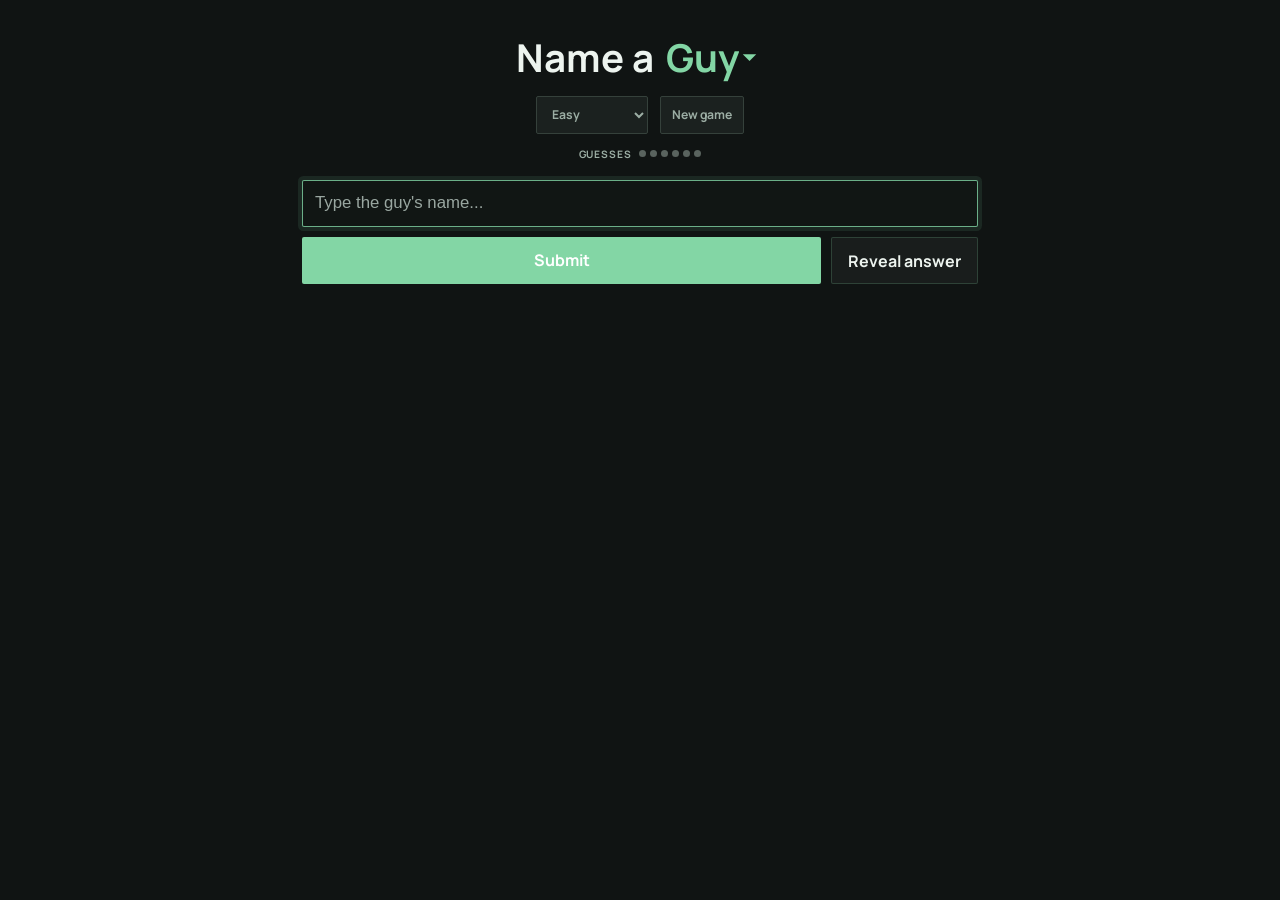
<file: index.html>
<!DOCTYPE html>
<html lang="en">
  <head>
    <meta charset="UTF-8" />
    <meta name="viewport" content="width=device-width, initial-scale=1.0" />
    <title>Name a Guy</title>
    <link rel="preconnect" href="https://fonts.googleapis.com" />
    <link rel="preconnect" href="https://fonts.gstatic.com" crossorigin />
    <link href="https://fonts.googleapis.com/css2?family=Manrope:wght@400;500;600;700;800&display=swap" rel="stylesheet" />
    <link rel="stylesheet" href="style.css?v=6" />
  </head>
  <body>
    <div class="page-shell">
      <header class="topbar">
        <div class="brand-wrap">
          <h1>Name a
            <label class="sr-only" for="mode-options">Game mode</label>
            <select id="mode-options" class="mode-select" aria-label="Game mode">
              <option value="guy">Guy</option>
              <option value="gal">Gal</option>
            </select>
          </h1>
        </div>
      </header>

      <div class="header-actions">
        <label class="sr-only" for="difficulty-options">Difficulty</label>
        <select id="difficulty-options" class="difficulty-options" aria-label="Difficulty">
          <option value="easy">Easy</option>
          <option value="medium">Medium</option>
          <option value="hard">Hard</option>
        </select>
        <button id="new-game-btn" class="secondary-btn" type="button">New game</button>
      </div>

      <div class="game-layout">
        <main class="game-panel">
          <section class="prompt-card">
          <div class="prompt-header">
            <p id="prompt-label" class="prompt-label"></p>
            <div class="guess-progress" aria-label="Guesses">
              <span class="guess-progress-label">Guesses</span>
              <div id="guess-dots" class="guess-dots" aria-label="6 guesses remaining"></div>
            </div>
          </div>
          <h2 id="prompt-text"></h2>
          </section>

          <section class="clues-panel" aria-live="polite">
            <p class="result-label">Clues</p>
            <ul id="hint-list" class="hint-list"></ul>
            <div class="vague-hint-block">
              <p class="result-label">Hint 1</p>
              <p id="hint-1" class="fun-fact"></p>
            </div>
            <div class="fact-block">
              <p class="result-label">Hint 2</p>
              <p id="hint-2" class="fun-fact"></p>
            </div>
            <div class="shared-tags-block">
              <p class="result-label">Clues Shared with Incorrect Guesses</p>
              <div id="shared-tags" class="tag-list"></div>
            </div>
          </section>

        <form id="answer-form" class="answer-form">
          <label class="sr-only" for="answer-input">Your answer</label>
          <div class="answer-input-wrap">
            <input
              id="answer-input"
              name="answer"
              type="text"
              placeholder="Type the guy's name..."
              autocomplete="off"
              spellcheck="false"
            />
            <div id="suggestions" class="suggestions" aria-live="polite"></div>
          </div>
          <div class="button-row">
            <button id="submit-btn" class="primary-btn" type="submit">Submit</button>
            <button id="skip-btn" class="secondary-btn" type="button">Reveal answer</button>
          </div>
          <section class="previous-guesses-panel" aria-live="polite">
            <p class="result-label">Previous guesses</p>
            <ol id="previous-guesses" class="previous-guesses"></ol>
          </section>
        </form>

        <section id="result" class="result" aria-live="polite">
        </section>
        </main>

      </div>
    </div>

    <script src="script.js?v=6"></script>
  </body>
</html>
</file>
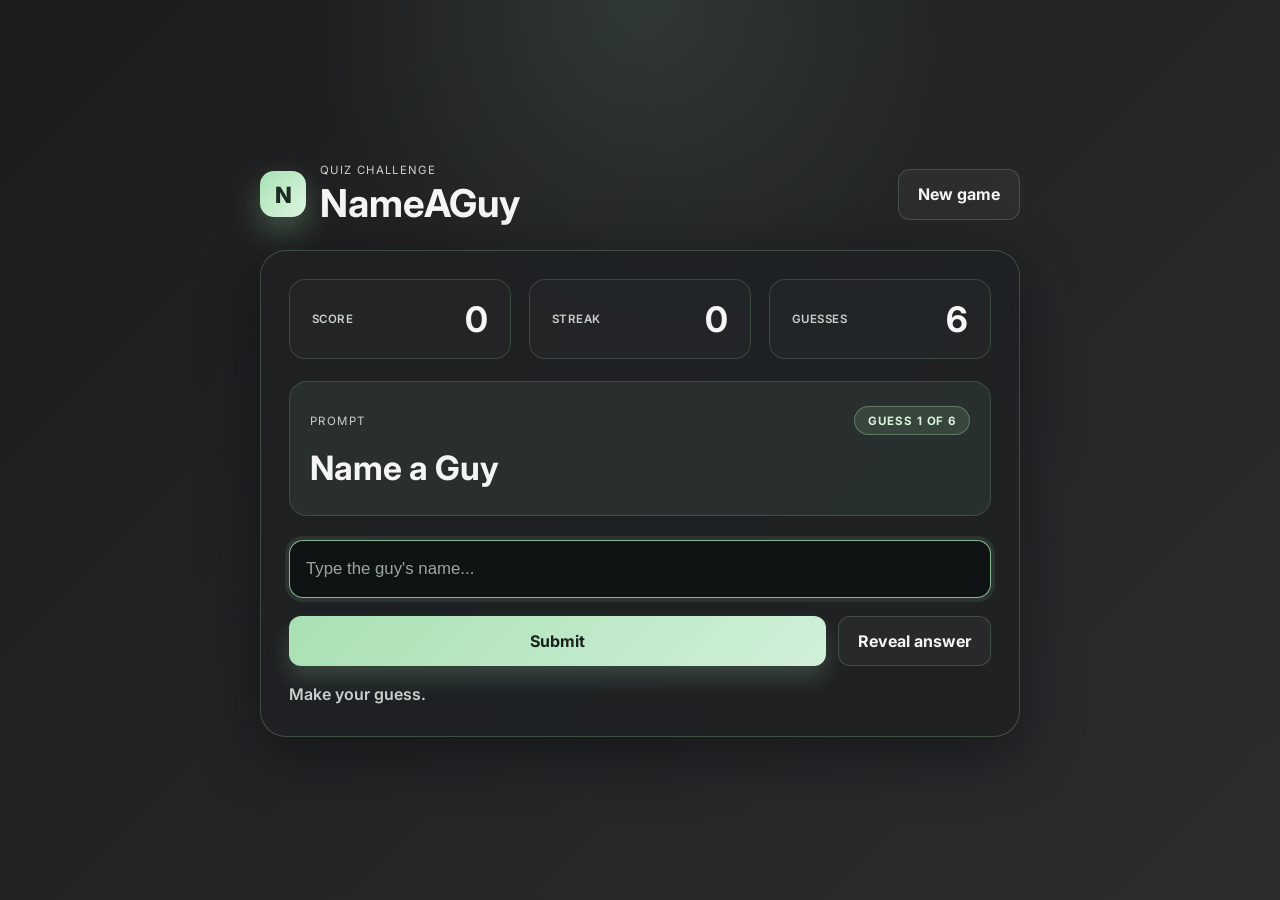
<file: v1/index.html>
<!DOCTYPE html>
<html lang="en">
  <head>
    <meta charset="UTF-8" />
    <meta name="viewport" content="width=device-width, initial-scale=1.0" />
    <title>NameAGuy</title>
    <link rel="preconnect" href="https://fonts.googleapis.com" />
    <link rel="preconnect" href="https://fonts.gstatic.com" crossorigin />
    <link href="https://fonts.googleapis.com/css2?family=Inter:wght@400;500;700;800&display=swap" rel="stylesheet" />
    <link rel="stylesheet" href="style.css" />
  </head>
  <body>
    <div class="page-shell">
      <header class="topbar">
        <div class="brand-wrap">
          <div class="brand-mark">N</div>
          <div>
            <p class="eyebrow">Quiz challenge</p>
            <h1>NameAGuy</h1>
          </div>
        </div>
        <button id="new-game-btn" class="secondary-btn" type="button">New game</button>
      </header>

      <main class="game-panel">
        <section class="score-row">
          <div class="score-box">
            <span class="label">Score</span>
            <strong id="score">0</strong>
          </div>
          <div class="score-box">
            <span class="label">Streak</span>
            <strong id="streak">0</strong>
          </div>
          <div class="score-box">
            <span class="label">Guesses</span>
            <strong id="lives-left">6</strong>
          </div>
        </section>

        <section class="prompt-card">
          <div class="prompt-header">
            <p class="prompt-label">Prompt</p>
            <span id="difficulty-badge" class="difficulty-badge">Guess 1 of 6</span>
          </div>
          <h2 id="prompt-text">Name a Guy</h2>
          <ol id="previous-guesses" class="previous-guesses prompt-guesses"></ol>
        </section>

        <form id="answer-form" class="answer-form">
          <label class="sr-only" for="answer-input">Your answer</label>
          <div class="answer-input-wrap">
            <input
              id="answer-input"
              name="answer"
              type="text"
              placeholder="Type the guy's name..."
              autocomplete="off"
              spellcheck="false"
            />
            <div id="suggestions" class="suggestions" aria-live="polite"></div>
          </div>
          <div class="button-row">
            <button id="submit-btn" class="primary-btn" type="submit">Submit</button>
            <button id="skip-btn" class="secondary-btn" type="button">Reveal answer</button>
          </div>
        </form>

        <p id="feedback" class="feedback" aria-live="polite">Make your guess.</p>

        <section id="result" class="result" aria-live="polite">
          <div class="result-block">
            <p class="result-label">Shared tags</p>
            <div id="shared-tags" class="tag-list"></div>
          </div>
          <div class="hint-block">
            <p class="result-label">Clues</p>
            <ul id="hint-list" class="hint-list"></ul>
          </div>
          <div class="vague-hint-block">
            <p class="result-label">Hint 1</p>
            <p id="hint-1" class="fun-fact"></p>
          </div>
          <div class="fact-block">
            <p class="result-label">Hint 2</p>
            <p id="hint-2" class="fun-fact"></p>
          </div>
        </section>
      </main>
    </div>

    <script src="script.js"></script>
  </body>
</html>
</file>
<file: style.css>
:root {
  --bg: #101413;
  --bg-2: #171c1a;
  --panel: #1b211f;
  --panel-border: #35413b;
  --primary: #83d6a5;
  --primary-rgb: 131, 214, 165;
  --primary-2: #c6f2d5;
  --primary-soft: #24382e;
  --primary-soft-2: #376e50;
  --success: #62d68d;
  --danger: #e36a62;
  --warning: #e0bd68;
  --text: #edf4ef;
  --muted: #9caea4;
  --shadow: rgba(0, 0, 0, 0.28);
  --mode-arrow: url("data:image/svg+xml,%3Csvg xmlns='http://www.w3.org/2000/svg' viewBox='0 0 16 16'%3E%3Cpath fill='%2383d6a5' d='M4 6l4 4 4-4z'/%3E%3C/svg%3E");
}

body.theme-gal {
  --panel-border: #4a3544;
  --primary: #e074c5;
  --primary-rgb: 224, 116, 197;
  --primary-2: #f8c9e9;
  --primary-soft: #3a2736;
  --primary-soft-2: #7a3f69;
  --mode-arrow: url("data:image/svg+xml,%3Csvg xmlns='http://www.w3.org/2000/svg' viewBox='0 0 16 16'%3E%3Cpath fill='%23e074c5' d='M4 6l4 4 4-4z'/%3E%3C/svg%3E");
}

* {
  box-sizing: border-box;
}

html, body {
  margin: 0;
  min-height: 100%;
  font-family: "Manrope", sans-serif;
  background: var(--bg);
  color: var(--text);
}

body {
  min-height: 100vh;
  padding: 24px 20px 20px;
}

.game-layout {
  display: grid;
  grid-template-columns: minmax(0, 1fr);
  align-items: start;
  gap: 20px;
}
.page-shell {
  width: min(720px, 100%);
  margin: 0 auto;
}

.topbar {
  position: relative;
  display: flex;
  align-items: center;
  justify-content: center;
  gap: 16px;
  margin-bottom: 8px;
}

.header-actions {
  justify-content: center;
  align-items: center;
  gap: 12px;
  display: flex;
  margin-bottom: 0;
}

.header-actions .secondary-btn,
.header-actions .difficulty-options {
  height: 38px;
}

.header-actions .secondary-btn {
  padding: 0.45rem 0.7rem;
  border: 1px solid var(--panel-border);
  border-radius: 2px;
  background: var(--panel);
  color: var(--muted);
  font-size: 0.76rem;
}

.header-actions .secondary-btn:hover,
.header-actions .secondary-btn:focus {
  color: var(--text);
  background: rgba(var(--primary-rgb), 0.08);
  border-color: var(--primary);
  text-decoration: none;
}

.difficulty-options {
  width: auto;
  min-width: 104px;
  padding: 0.45rem 2rem 0.45rem 0.7rem;
  min-height: 38px;
  border: 1px solid var(--panel-border);
  border-radius: 2px;
  background: var(--panel);
  color: var(--muted);
  font: inherit;
  font-size: 0.76rem;
  font-weight: 700;
  cursor: pointer;
  color-scheme: dark;
}

.difficulty-options option,
.mode-select option {
  background: var(--panel);
  color: var(--text);
}

.difficulty-options option:checked,
.mode-select option:checked {
  background: var(--primary);
  color: #102018;
}

.difficulty-options:focus {
  border-color: rgba(var(--primary-rgb), 0.8);
  outline: none;
  box-shadow: 0 0 0 3px rgba(var(--primary-rgb), 0.12);
}

.brand-wrap {
  display: flex;
  align-items: center;
  gap: 14px;
  flex: 0 0 auto;
}

.brand-mark {
  width: 46px;
  height: 46px;
  display: grid;
  place-items: center;
  border-radius: 2px;
  background: var(--primary);
  color: #fff;
  font-weight: 800;
  font-size: 1.4rem;
  box-shadow: none;
}

.eyebrow {
  margin: 0;
  font-size: 0.71rem;
  letter-spacing: 0.12em;
  text-transform: uppercase;
  color: var(--muted);
}

h1 {
  margin: 0.2rem 0 0;
  font-size: clamp(1.9rem, 3vw, 2.6rem);
}

.mode-select {
  appearance: none;
  font: inherit;
  font-size: inherit;
  font-weight: inherit;
  color: var(--primary);
  background: transparent var(--mode-arrow) no-repeat right 0.05rem center / 0.7em;
  border: 0;
  border-radius: 0;
  padding: 0.1em 0.65em 0.1em 0.1em;
  cursor: pointer;
  color-scheme: dark;
}

.mode-select:focus {
  outline: none;
  text-decoration: underline;
  text-decoration-thickness: 2px;
  text-underline-offset: 0.2em;
}

.game-panel {
  background: transparent;
  border: 0;
  border-radius: 2px;
  padding: 6px 22px 22px;
  box-shadow: none;
}

.guess-sidebar {
  display: grid;
  gap: 16px;
}

.guess-count,
.previous-guesses-panel {
  padding: 14px;
  border: 1px solid var(--panel-border);
  border-radius: 2px;
  background: var(--panel);
  box-shadow: 0 8px 24px var(--shadow);
}

.guess-count {
  display: flex;
  align-items: center;
  justify-content: space-between;
  gap: 12px;
}

.guess-count strong {
  font-size: 2rem;
}

.label {
  color: var(--muted);
  font-weight: 600;
  letter-spacing: 0.04em;
  text-transform: uppercase;
  font-size: 0.72rem;
}

.prompt-card {
  background: transparent;
  border-radius: 2px;
  border: 1px solid transparent;
  padding: 6px 4px 0;
  margin-bottom: 6px;
}

@media (min-width: 621px) {
  .prompt-card {
    padding-bottom: 12px;
  }
}

.clues-panel {
  display: none;
  margin: -8px 0 18px;
  padding: 10px 14px;
  border-left: 2px solid rgba(var(--primary-rgb), 0.45);
  background: rgba(var(--primary-rgb), 0.04);
}

.clues-panel:has(.hint-list:not(:empty)) {
  display: grid;
  gap: 5px;
}

.clues-panel .result-label {
  font-size: 0.64rem;
}

.clues-panel .shared-tags-block {
  display: grid;
  gap: 5px;
  margin-top: 0;
  padding-top: 0;
}

.clues-panel .shared-tags-block .tag-list {
  gap: 4px;
}

.clues-panel .shared-tags-block .tag {
  padding: 0.24rem 0.45rem;
  border: 1px solid rgba(var(--primary-rgb), 0.3);
  border-radius: 2px;
  background: rgba(var(--primary-rgb), 0.12);
  color: var(--primary-2);
  font-size: 0.72rem;
  font-weight: 700;
}

.clues-panel > .result-label {
  margin-top: 2px;
}

.clues-panel .hint-list {
  display: flex;
  flex-wrap: wrap;
  gap: 4px;
  padding-left: 0;
  font-size: 0.78rem;
  line-height: 1.35;
  list-style: none;
}

.clues-panel .hint-list li {
  padding: 0.24rem 0.45rem;
  border: 1px solid rgba(var(--primary-rgb), 0.3);
  border-radius: 2px;
  background: rgba(var(--primary-rgb), 0.12);
  color: var(--primary-2);
  font-size: 0.72rem;
  font-weight: 700;
}

.clues-panel .vague-hint-block,
.clues-panel .fact-block {
  display: none;
  gap: 5px;
  margin-top: 6px;
  padding: 9px 11px;
  border-left-width: 2px;
  box-shadow: none;
}

.clues-panel .vague-hint-block.visible,
.clues-panel .fact-block.visible {
  display: grid;
}

.clues-panel .vague-hint-block .result-label,
.clues-panel .fact-block .result-label {
  font-size: 0.6rem;
}

.clues-panel .fun-fact {
  font-size: 0.78rem;
  line-height: 1.4;
}

.prompt-card.answer-success {
  background: rgba(86, 190, 116, 0.42);
  border-color: rgba(154, 229, 180, 0.8);
  opacity: 0.98;
}

.prompt-card.answer-failure {
  background: rgba(190, 73, 73, 0.5);
  border-color: rgba(255, 138, 138, 0.8);
}

.prompt-header {
  display: flex;
  align-items: center;
  justify-content: center;
  gap: 12px;
  margin-bottom: 0;
}

.prompt-label {
  margin: 0;
  color: var(--muted);
  font-size: 0.72rem;
  letter-spacing: 0.12em;
  text-transform: uppercase;
}

.prompt-label:empty,
#prompt-text:empty {
  display: none;
}

.prompt-card.answer-success .guess-progress,
.prompt-card.answer-failure .guess-progress {
  display: none;
}

.prompt-card.answer-success .prompt-header,
.prompt-card.answer-failure .prompt-header {
  flex-direction: column;
  gap: 4px;
  margin-bottom: 0;
  text-align: center;
}

.prompt-card.answer-success .prompt-label,
.prompt-card.answer-failure .prompt-label {
  display: block;
  color: var(--primary-2);
  font-size: 0.58rem;
  letter-spacing: 0.12em;
}

.prompt-card.answer-success,
.prompt-card.answer-failure {
  padding: 12px;
}

.prompt-card.answer-success #prompt-text,
.prompt-card.answer-failure #prompt-text {
  width: 100%;
  text-align: center;
}

.guess-progress {
  display: inline-flex;
  align-items: center;
  gap: 8px;
  color: var(--muted);
  font-size: 0.64rem;
  font-weight: 700;
  text-transform: uppercase;
}

.guess-progress-label {
  letter-spacing: 0.08em;
}

.guess-dots {
  display: inline-flex;
  gap: 4px;
}

.guess-dot {
  width: 7px;
  height: 7px;
  border-radius: 50%;
  background: #59635e;
  transition: background-color 0.2s ease, transform 0.2s ease;
}

.guess-dot.incorrect {
  background: var(--danger);
}

.guess-dot.correct {
  background: var(--success);
  transform: scale(1.15);
}

#prompt-text {
  margin: 0;
  font-size: clamp(1.4rem, 3vw, 2.1rem);
  line-height: 1.35;
}

.answer-form {
  display: grid;
  gap: 10px;
}

.answer-input-wrap {
  position: relative;
}

.answer-input-wrap:has(.suggestions.visible) {
  margin-bottom: 52px;
}

#answer-input {
  width: 100%;
  height: 47px;
  background: #111614;
  border: 1px solid #435149;
  border-radius: 2px;
  padding: 14px 12px;
  color: var(--text);
  font-size: 1.05rem;
  outline: none;
  transition: border-color 0.2s ease, box-shadow 0.2s ease;
}

#answer-input:focus {
  border-color: rgba(var(--primary-rgb), 0.8);
  box-shadow: 0 0 0 4px rgba(var(--primary-rgb), 0.1);
}

#answer-input::placeholder {
  color: #9aa7a1;
}

#answer-input:disabled {
  opacity: 0.6;
  cursor: not-allowed;
}

.button-row {
  display: flex;
  gap: 10px;
}

.primary-btn,
.secondary-btn {
  border: none;
  border-radius: 2px;
  font: inherit;
  font-weight: 700;
  padding: 0.75rem 1rem;
  height: 47px;
  cursor: pointer;
  transition: transform 0.15s ease, opacity 0.15s ease, box-shadow 0.15s ease;
}

.primary-btn {
  flex: 1;
  background: var(--primary);
  color: #fff;
  box-shadow: none;
}

.secondary-btn {
  background: rgba(255, 255, 255, 0.04);
  color: var(--text);
  border: 1px solid rgba(var(--primary-rgb), 0.2);
}

.primary-btn:hover,
.secondary-btn:hover,
.primary-btn:focus,
.secondary-btn:focus {
  transform: translateY(-1px);
  outline: none;
}

.primary-btn:disabled,
.secondary-btn:disabled {
  opacity: 0.6;
  cursor: not-allowed;
  transform: none;
}

.suggestions {
  display: none;
  position: absolute;
  left: 0;
  right: 0;
  top: calc(100% + 8px);
  z-index: 20;
  padding: 0;
  list-style: none;
  border-radius: 2px;
  background: var(--panel);
  border: 1px solid var(--panel-border);
  overflow-y: auto;
  -webkit-overflow-scrolling: touch;
  touch-action: pan-y;
  box-shadow: 0 8px 18px var(--shadow);
  max-height: 220px;
}

.suggestions.visible {
  display: block;
}

.suggestion-item {
  width: 100%;
  text-align: left;
  border: none;
  background: transparent;
  color: var(--text);
  padding: 0.8rem 0.9rem;
  font: inherit;
  cursor: pointer;
  border-bottom: 1px solid rgba(var(--primary-rgb), 0.12);
  touch-action: manipulation;
  user-select: none;
  -webkit-user-select: none;
  -webkit-tap-highlight-color: transparent;
}

.suggestion-item:last-child {
  border-bottom: none;
}

.suggestion-item:hover,
.suggestion-item:focus {
  background: rgba(var(--primary-rgb), 0.08);
  outline: none;
}

.result {
  display: none;
  margin-top: 24px;
  padding-top: 22px;
  border-top: 1px solid rgba(var(--primary-rgb), 0.16);
}

.result.visible {
  display: grid;
  gap: 20px;
}

.result-block,
.vague-hint-block,
.fact-block {
  display: grid;
  gap: 10px;
}

.result-label {
  margin: 0;
  color: var(--muted);
  font-size: 0.72rem;
  font-weight: 700;
  letter-spacing: 0.12em;
  text-transform: uppercase;
}

.tag-list {
  display: flex;
  flex-wrap: wrap;
  gap: 8px;
}

.tag {
  padding: 0.45rem 0.7rem;
  border: 1px solid rgba(var(--primary-rgb), 0.3);
  border-radius: 2px;
  background: var(--primary-soft);
  color: var(--primary-2);
  font-size: 0.82rem;
  font-weight: 700;
}

.empty-tags {
  color: var(--muted);
  font-size: 0.9rem;
}

.hint-list {
  display: grid;
  gap: 7px;
  margin: 0;
  padding-left: 1.1rem;
  color: var(--muted);
  line-height: 1.5;
}

.previous-guesses {
  display: grid;
  gap: 6px;
  margin: 12px 0 0;
  padding-left: 1.5rem;
  color: var(--text);
  line-height: 1.5;
}

.answer-form .previous-guesses-panel {
  display: none;
  padding: 12px 14px;
  border-radius: 12px;
  box-shadow: none;
}

.answer-form .previous-guesses-panel:has(.previous-guesses.visible) {
  display: block;
}

.answer-form .previous-guesses-panel .result-label {
  font-size: 0.64rem;
}

.answer-form .previous-guesses {
  gap: 4px;
  margin-top: 8px;
  font-size: 0.82rem;
}

.previous-guesses-panel .previous-guesses {
  display: grid;
  gap: 8px;
  margin-top: 12px;
}

.previous-guesses li {
  display: flex;
  align-items: center;
  justify-content: space-between;
  gap: 12px;
}

.incorrect-label {
  color: var(--danger);
  font-size: 0.72rem;
  font-weight: 800;
  letter-spacing: 0.08em;
  text-transform: uppercase;
}

.correct-label {
  color: var(--success);
  font-size: 0.72rem;
  font-weight: 800;
  letter-spacing: 0.08em;
  text-transform: uppercase;
}

.hint-block {
  padding-top: 20px;
  border-top: 1px solid rgba(var(--primary-rgb), 0.16);
}

.fact-block {
  display: none;
  padding: 16px;
  border-left: 3px solid var(--primary);
  background: rgba(var(--primary-rgb), 0.07);
}

.vague-hint-block {
  display: none;
  padding: 16px;
  border-left: 3px solid var(--warning);
  background: rgba(232, 217, 142, 0.07);
}

.vague-hint-block.visible {
  display: grid;
}

.fact-block.visible {
  display: grid;
}

.fun-fact {
  margin: 0;
  color: var(--text);
  line-height: 1.65;
}

.sr-only {
  position: absolute;
  width: 1px;
  height: 1px;
  margin: -1px;
  overflow: hidden;
  clip: rect(0, 0, 0, 0);
  white-space: nowrap;
  border: 0;
}

@media (max-width: 620px) {
  body {
    padding: 12px 10px 16px;
  }

  .page-shell {
    width: 100%;
  }

  .game-layout {
    grid-template-columns: 1fr;
    gap: 8px;
  }

  .guess-sidebar {
    order: -1;
    grid-template-columns: 1fr;
    gap: 8px;
  }

  .game-panel {
    padding: 6px 12px 14px;
    border-radius: 2px;
  }

  .topbar {
    align-items: center;
    flex-direction: row;
    gap: 8px;
    margin-bottom: 10px;
  }

  .brand-wrap {
    display: block;
    min-width: 0;
    padding-right: 0;
  }

  h1 {
    min-width: 0;
    font-size: 1.2rem;
    white-space: nowrap;
  }

  .header-actions {
    gap: 6px;
    margin-bottom: 10px;
  }

  .header-actions .secondary-btn {
    height: 34px;
    padding: 0.4rem 0.55rem;
    font-size: 0.68rem;
    white-space: nowrap;
  }

  .difficulty-options {
    position: static;
    display: block;
    transform: none;
    margin-top: 0;
    min-width: 88px;
    height: 34px;
    padding: 0.48rem 1.65rem 0.48rem 0.55rem;
    font-size: 0.68rem;
  }

  .header-actions .difficulty-options {
    height: 34px;
    min-height: 34px;
  }

  .prompt-label {
    display: none;
  }

  .guess-sidebar {
    display: none;
  }

  .guess-count {
    padding: 10px 12px;
    border-radius: 2px;
  }

  .guess-count strong {
    font-size: 1.5rem;
  }

  .prompt-card {
    padding: 0 4px;
    margin-bottom: 6px;
    border-radius: 2px;
  }

  .prompt-header {
    margin-bottom: 6px;
  }

  #prompt-text {
    font-size: 1.35rem;
  }

  .clues-panel {
    margin: -2px 0 10px;
    padding: 7px 9px;
    gap: 3px;
  }

  .clues-panel .hint-list {
    gap: 3px;
    font-size: 0.7rem;
    line-height: 1.25;
  }

  .clues-panel .hint-list li {
    padding: 0.22rem 0.4rem;
    font-size: 0.65rem;
  }

  .clues-panel .vague-hint-block,
  .clues-panel .fact-block {
    gap: 3px;
    margin-top: 3px;
    padding: 7px 8px;
  }

  .clues-panel .fun-fact {
    font-size: 0.7rem;
    line-height: 1.3;
  }

  .clues-panel .shared-tags-block {
    gap: 3px;
    margin-top: 0;
    padding-top: 0;
  }

  .clues-panel .shared-tags-block .tag-list {
    gap: 3px;
  }

  .clues-panel .shared-tags-block .tag {
    padding: 0.22rem 0.4rem;
    font-size: 0.65rem;
  }

  .answer-form {
    gap: 10px;
  }

  #answer-input {
    padding: 13px 12px;
  }

  .answer-input-wrap:has(.suggestions.visible) {
    margin-bottom: 0;
    z-index: 30;
  }

  .suggestions {
    top: auto;
    bottom: calc(100% + 8px);
    max-height: min(180px, 28vh);
  }

  .primary-btn,
  .secondary-btn {
    padding: 0.72rem 0.9rem;
  }

  .answer-form .previous-guesses-panel {
    padding: 8px 10px;
  }

  .answer-form .previous-guesses {
    grid-template-columns: repeat(2, minmax(0, 1fr));
    column-gap: 10px;
    font-size: 0.72rem;
  }

  .previous-guesses li {
    min-width: 0;
  }

  .previous-guesses li span:first-child {
    overflow: hidden;
    text-overflow: ellipsis;
    white-space: nowrap;
  }

  .button-row {
    display: grid;
    grid-template-columns: 1fr;
  }

  .prompt-header {
    flex-direction: column;
    align-items: center;
  }
}

@media (min-width: 420px) and (max-width: 620px) {
  .clues-panel {
    grid-template-columns: repeat(2, minmax(0, 1fr));
  }

  .clues-panel > .result-label,
  .clues-panel > .hint-list,
  .clues-panel > .shared-tags-block {
    grid-column: 1 / -1;
  }
}
</file>
<file: v1/style.css>
:root {
  --bg: #1b1c1d;
  --bg-2: #2b2d2f;
  --panel: rgba(31, 33, 35, 0.92);
  --panel-border: rgba(170, 219, 181, 0.24);
  --primary: #a8e0b3;
  --primary-2: #d7f5dd;
  --success: #9ae5b4;
  --danger: #ff8a8a;
  --warning: #e8d98e;
  --text: #f4f6f5;
  --muted: #c8d0cd;
  --shadow: rgba(8, 10, 11, 0.5);
}

* {
  box-sizing: border-box;
}

html, body {
  margin: 0;
  min-height: 100%;
  font-family: "Inter", sans-serif;
  background:
    radial-gradient(circle at top, rgba(168, 224, 179, 0.12), transparent 30%),
    linear-gradient(135deg, var(--bg), var(--bg-2));
  color: var(--text);
}

body {
  min-height: 100vh;
  display: grid;
  place-items: center;
  padding: 24px;
}

.page-shell {
  width: min(760px, 100%);
}

.topbar {
  display: flex;
  align-items: center;
  justify-content: space-between;
  gap: 16px;
  margin-bottom: 24px;
}

.brand-wrap {
  display: flex;
  align-items: center;
  gap: 14px;
}

.brand-mark {
  width: 46px;
  height: 46px;
  display: grid;
  place-items: center;
  border-radius: 14px;
  background: linear-gradient(135deg, var(--primary), #dff7e2);
  color: #1d2a22;
  font-weight: 800;
  font-size: 1.4rem;
  box-shadow: 0 14px 32px rgba(168, 224, 179, 0.3);
}

.eyebrow {
  margin: 0;
  font-size: 0.71rem;
  letter-spacing: 0.12em;
  text-transform: uppercase;
  color: var(--muted);
}

h1 {
  margin: 0.2rem 0 0;
  font-size: clamp(1.9rem, 3vw, 2.6rem);
}

.game-panel {
  background: var(--panel);
  border: 1px solid var(--panel-border);
  border-radius: 26px;
  padding: 28px;
  box-shadow: 0 18px 55px var(--shadow);
  backdrop-filter: blur(12px);
}

.score-row {
  display: grid;
  grid-template-columns: repeat(3, minmax(100px, 1fr));
  gap: 18px;
  margin-bottom: 22px;
}

.score-box {
  padding: 18px 22px;
  border: 1px solid rgba(168, 224, 179, 0.18);
  border-radius: 16px;
  display: flex;
  align-items: center;
  justify-content: space-between;
  background: rgba(255, 255, 255, 0.02);
}

.label {
  color: var(--muted);
  font-weight: 600;
  letter-spacing: 0.04em;
  text-transform: uppercase;
  font-size: 0.72rem;
}

.score-box strong {
  font-size: clamp(1.7rem, 3vw, 2.2rem);
}

.prompt-card {
  background: rgba(168, 224, 179, 0.08);
  border-radius: 18px;
  border: 1px solid rgba(168, 224, 179, 0.16);
  padding: 24px 20px;
  margin-bottom: 24px;
}

.prompt-header {
  display: flex;
  align-items: center;
  justify-content: space-between;
  gap: 12px;
  margin-bottom: 10px;
}

.prompt-label {
  margin: 0;
  color: var(--muted);
  font-size: 0.72rem;
  letter-spacing: 0.12em;
  text-transform: uppercase;
}

.difficulty-badge {
  display: inline-flex;
  align-items: center;
  justify-content: center;
  padding: 0.42rem 0.8rem;
  border-radius: 999px;
  font-size: 0.72rem;
  font-weight: 700;
  letter-spacing: 0.08em;
  text-transform: uppercase;
  background: rgba(168, 224, 179, 0.12);
  border: 1px solid rgba(168, 224, 179, 0.34);
  color: var(--primary-2);
}

.difficulty-badge.easy {
  background: rgba(168, 224, 179, 0.12);
  color: var(--primary-2);
}

.difficulty-badge.medium {
  background: rgba(168, 224, 179, 0.16);
  color: #dff5e5;
}

.difficulty-badge.hard {
  background: rgba(139, 229, 180, 0.2);
  color: #effff5;
}

#prompt-text {
  margin: 0;
  font-size: clamp(1.4rem, 3vw, 2.1rem);
  line-height: 1.35;
}

.answer-form {
  display: grid;
  gap: 18px;
}

.answer-input-wrap {
  position: relative;
}

.answer-input-wrap:has(.suggestions.visible) {
  margin-bottom: 52px;
}

#answer-input {
  width: 100%;
  background: rgba(14, 17, 18, 0.8);
  border: 1px solid rgba(168, 224, 179, 0.2);
  border-radius: 14px;
  padding: 18px 16px;
  color: var(--text);
  font-size: 1.05rem;
  outline: none;
  transition: border-color 0.2s ease, box-shadow 0.2s ease;
}

#answer-input:focus {
  border-color: rgba(168, 224, 179, 0.8);
  box-shadow: 0 0 0 4px rgba(168, 224, 179, 0.1);
}

#answer-input::placeholder {
  color: #9aa7a1;
}

#answer-input:disabled {
  opacity: 0.6;
  cursor: not-allowed;
}

.button-row {
  display: flex;
  gap: 12px;
}

.primary-btn,
.secondary-btn {
  border: none;
  border-radius: 12px;
  font: inherit;
  font-weight: 700;
  padding: 0.9rem 1.2rem;
  cursor: pointer;
  transition: transform 0.15s ease, opacity 0.15s ease, box-shadow 0.15s ease;
}

.primary-btn {
  flex: 1;
  background: linear-gradient(135deg, var(--primary), #d1f0d8);
  color: #1a221d;
  box-shadow: 0 12px 22px rgba(168, 224, 179, 0.2);
}

.secondary-btn {
  background: rgba(255, 255, 255, 0.04);
  color: var(--text);
  border: 1px solid rgba(168, 224, 179, 0.2);
}

.primary-btn:hover,
.secondary-btn:hover,
.primary-btn:focus,
.secondary-btn:focus {
  transform: translateY(-1px);
  outline: none;
}

.primary-btn:disabled,
.secondary-btn:disabled {
  opacity: 0.6;
  cursor: not-allowed;
  transform: none;
}

.suggestions {
  display: none;
  position: absolute;
  left: 0;
  right: 0;
  top: calc(100% + 8px);
  z-index: 20;
  padding: 0;
  list-style: none;
  border-radius: 14px;
  background: rgba(18, 21, 22, 0.98);
  border: 1px solid rgba(168, 224, 179, 0.2);
  overflow-y: auto;
  -webkit-overflow-scrolling: touch;
  touch-action: pan-y;
  box-shadow: 0 16px 30px rgba(3, 8, 8, 0.35);
  max-height: 220px;
}

.suggestions.visible {
  display: block;
}

.suggestion-item {
  width: 100%;
  text-align: left;
  border: none;
  background: transparent;
  color: var(--text);
  padding: 0.8rem 0.9rem;
  font: inherit;
  cursor: pointer;
  border-bottom: 1px solid rgba(168, 224, 179, 0.12);
  touch-action: manipulation;
  user-select: none;
  -webkit-user-select: none;
  -webkit-tap-highlight-color: transparent;
}

.suggestion-item:last-child {
  border-bottom: none;
}

.suggestion-item:hover,
.suggestion-item:focus {
  background: rgba(168, 224, 179, 0.08);
  outline: none;
}

.feedback {
  margin: 18px 0 0;
  min-height: 1.5em;
  font-weight: 600;
}

.feedback.info {
  color: var(--muted);
}

.feedback.success {
  color: var(--success);
}

.feedback.error {
  color: var(--danger);
}

.feedback.reveal {
  color: var(--warning);
}

.result {
  display: none;
  margin-top: 24px;
  padding-top: 22px;
  border-top: 1px solid rgba(168, 224, 179, 0.16);
}

.result.visible {
  display: grid;
  gap: 20px;
}

.result-block,
.hint-block,
.vague-hint-block,
.fact-block {
  display: grid;
  gap: 10px;
}

.result-label {
  margin: 0;
  color: var(--muted);
  font-size: 0.72rem;
  font-weight: 700;
  letter-spacing: 0.12em;
  text-transform: uppercase;
}

.tag-list {
  display: flex;
  flex-wrap: wrap;
  gap: 8px;
}

.tag {
  padding: 0.45rem 0.7rem;
  border: 1px solid rgba(168, 224, 179, 0.3);
  border-radius: 999px;
  background: rgba(168, 224, 179, 0.12);
  color: var(--primary-2);
  font-size: 0.82rem;
  font-weight: 700;
}

.empty-tags {
  color: var(--muted);
  font-size: 0.9rem;
}

.hint-list {
  display: grid;
  gap: 7px;
  margin: 0;
  padding-left: 1.1rem;
  color: var(--muted);
  line-height: 1.5;
}

.previous-guesses {
  display: grid;
  gap: 6px;
  margin: 12px 0 0;
  padding-left: 1.5rem;
  color: var(--text);
  line-height: 1.5;
}

.prompt-guesses {
  display: none;
}

.prompt-guesses.visible {
  display: grid;
}

.prompt-guesses li {
  display: flex;
  align-items: center;
  justify-content: space-between;
  gap: 12px;
}

.incorrect-label {
  color: var(--danger);
  font-size: 0.72rem;
  font-weight: 800;
  letter-spacing: 0.08em;
  text-transform: uppercase;
}

.correct-label {
  color: var(--success);
  font-size: 0.72rem;
  font-weight: 800;
  letter-spacing: 0.08em;
  text-transform: uppercase;
}

.hint-block {
  padding-top: 20px;
  border-top: 1px solid rgba(168, 224, 179, 0.16);
}

.fact-block {
  display: none;
  padding: 16px;
  border-left: 3px solid var(--primary);
  background: rgba(168, 224, 179, 0.07);
}

.vague-hint-block {
  display: none;
  padding: 16px;
  border-left: 3px solid var(--warning);
  background: rgba(232, 217, 142, 0.07);
}

.vague-hint-block.visible {
  display: grid;
}

.fact-block.visible {
  display: grid;
}

.fun-fact {
  margin: 0;
  color: var(--text);
  line-height: 1.65;
}

.sr-only {
  position: absolute;
  width: 1px;
  height: 1px;
  margin: -1px;
  overflow: hidden;
  clip: rect(0, 0, 0, 0);
  white-space: nowrap;
  border: 0;
}

@media (max-width: 620px) {
  .game-panel {
    padding: 20px 18px;
  }

  .topbar {
    align-items: flex-start;
    flex-direction: column;
  }

  .button-row {
    display: grid;
    grid-template-columns: 1fr;
  }

  .prompt-header {
    align-items: flex-start;
    flex-direction: column;
  }
}
</file>
